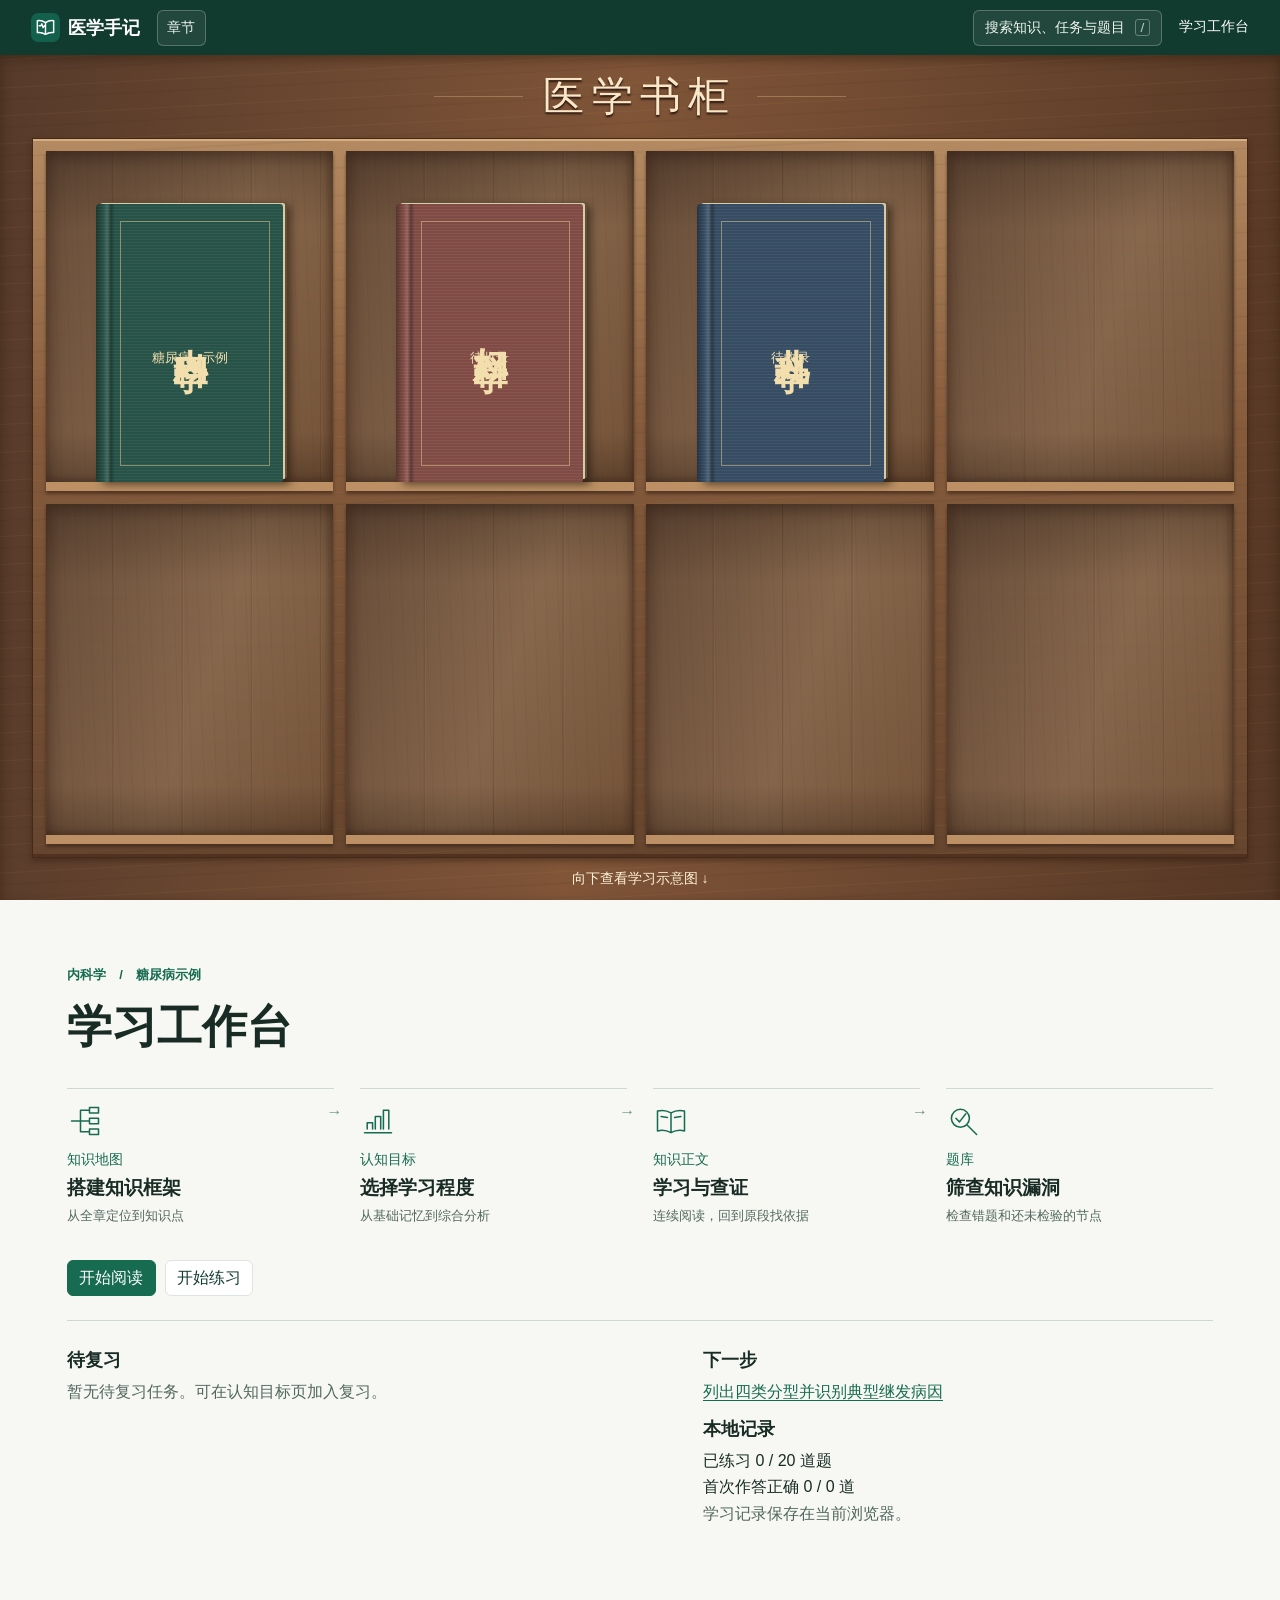
<file: index.html>
<!doctype html>
<html lang="zh-CN"><head><meta charset="utf-8"><meta name="viewport" content="width=device-width,initial-scale=1,viewport-fit=cover,interactive-widget=resizes-content">
<meta name="theme-color" content="#123b30"><meta name="description" content="医学书柜与学习工作台：按知识地图、认知目标、连续正文和关联题目学习。"><title>医学手记 · 医学书柜</title><link rel="icon" href="assets/favicon.svg"><link rel="stylesheet" href="learning/ui.css"><script type="module" src="learning/entry.js"></script></head>
<body>
<a class="skip" href="#main">跳到主区</a>
<header class="bar"><a class="brand" href="#home"><img src="assets/favicon.svg" alt="" width="29" height="29">医学手记</a><button id="library-toggle" aria-controls="library" aria-expanded="true">章节</button><button id="search-open">搜索知识、任务与题目 <kbd>/</kbd></button><a class="desk-link" href="#home">学习工作台</a></header>
<div class="layout"><aside id="library" aria-label="学科与章节">
<h2>医学知识库</h2><details open><summary>内科学</summary><details open><summary>内分泌系统</summary><a href="#read">糖尿病</a></details></details><a href="library.html#catalog">原笔记库</a></aside>
<div class="stage"><nav id="tabs" aria-label="章节功能"><a data-page="map" href="#map">知识地图</a><a data-page="tasks" href="#tasks">认知目标</a><a data-page="read" href="#read">知识正文</a><a data-page="quiz" href="#quiz">题库</a><button id="compare-toggle" aria-expanded="false" aria-controls="companion">小窗学习</button></nav>
<div class="spread"><main id="main" tabindex="-1"><p>正在加载糖尿病章节…</p></main>
<aside id="companion" aria-label="小窗学习" hidden>
<header class="pane-head"><strong>小窗学习</strong><button id="pane-mode"></button><button id="pane-close" aria-label="关闭小窗学习">关闭</button></header>
<nav class="pane-tabs" aria-label="小窗学习内容"><button data-pane="map">地图</button><button data-pane="goals">目标</button><button data-pane="text">正文</button><button data-pane="quiz">题库</button></nav>
<div id="pane-body"></div></aside></div></div></div>
<dialog id="search-box" aria-labelledby="search-title"><div class="split"><h2 id="search-title">全局搜索</h2><button id="search-close">关闭</button></div><input id="query" type="search" aria-label="搜索关键词" placeholder="输入名称、术语或题号"><div id="results" aria-live="polite"></div></dialog>
<dialog id="tools-sheet" aria-labelledby="sheet-title"><header class="split"><h2 id="sheet-title"></h2><button data-dismiss>关闭</button></header><div id="sheet-body"></div></dialog>
<p id="storage-status" role="status"></p>
</body></html>
</file>
<file: learning/ui.css>
:root {
  --ink:#182b25; --muted:#526760; --green:#176b51; --deep:#123b30; --line:#dce5df;
  --side:#f0f5f0; --paper:#f7f9f6; --white:#fff; --highlight:#fff0b9;
  --bar:55px; --tabs:47px;
  --serif:Georgia,"Noto Serif CJK SC","Songti SC",SimSun,serif;
  font:16px/1.65 "Segoe UI","PingFang SC","Microsoft YaHei",sans-serif;
  color:var(--ink); background:var(--paper);
}
* {box-sizing:border-box}
body,h1,h2,h3,p {margin:0}
h1,h2,h3 {line-height:1.3}
button,select,input,textarea {font:inherit;color:inherit}
a {color:var(--green);text-underline-offset:.2em}
button,summary,select {cursor:pointer}
button,.quiet,.primary {background:white;border:1px solid var(--line);border-radius:5px;padding:.37em .7em;text-decoration:none;color:var(--deep)}
button:hover,.quiet:hover {background:var(--side)}
button:disabled {opacity:.5;cursor:default}
.primary,.primary:hover {background:var(--green);border-color:var(--green);color:white;display:inline-block}
:focus-visible {outline:2px solid var(--green);outline-offset:2px}
[hidden] {display:none!important}
.bar {display:flex;align-items:center;gap:17px;position:sticky;top:0;z-index:5;min-height:var(--bar);padding:0 clamp(12px,2.4vw,40px);background:var(--deep);color:white}
.bar a {color:white;text-decoration:none}
.bar a:hover {text-decoration:underline}
.brand {display:flex;align-items:center;gap:8px;font:700 1.14rem var(--serif);white-space:nowrap}
.bar button {color:#eff6ee;background:#ffffff12;border-color:#ffffff3b;font-size:.85rem}
#search-open {margin-left:auto;padding-inline:.85em}
kbd {font:inherit;color:#bdcebf;border:1px solid #688477;border-radius:3px;padding:0 .32em;margin-left:6px}
.desk-link {font-size:.86rem}
.layout {display:grid;grid-template-columns:minmax(0,1fr);width:100%;margin:auto}
body.library-open .layout {grid-template-columns:218px minmax(0,1fr)}
#library {display:none;background:var(--side);border-right:1px solid var(--line);padding:24px 16px;position:sticky;top:var(--bar);height:calc(100dvh - var(--bar));overflow:auto}
body.library-open #library {display:block}
#library h2 {font-size:.85rem;margin-bottom:14px;color:var(--muted)}
#library details {font-size:.94rem;padding-left:8px;margin-top:7px}
#library summary {padding:4px}
#library a {display:block;padding:5px 11px;margin-top:6px;border-radius:5px;text-decoration:none}
#library a[aria-current="location"] {background:#dcebe0;font-weight:650;color:var(--deep)}
.stage {min-width:0}
#tabs {display:flex;gap:clamp(9px,2vw,28px);padding:0 clamp(12px,3vw,45px);position:sticky;z-index:4;top:var(--bar);min-height:var(--tabs);background:var(--paper);border-bottom:1px solid var(--line)}
#tabs a {display:flex;align-items:center;padding:8px 4px;border-bottom:3px solid transparent;text-decoration:none;color:var(--muted);white-space:nowrap;font-weight:550}
#tabs a[aria-current] {border-color:var(--green);color:var(--green)}
main {padding:clamp(18px,3vw,48px);min-height:calc(100vh - 105px);outline:0}
.intro {margin-bottom:22px}
.intro h1 {font:700 clamp(1.8rem,3.5vw,2.75rem)/1.25 var(--serif);margin:5px 0 7px}
.intro p,.section-meta,.muted,.empty {color:var(--muted)}
.eyeline {font-size:.81rem;color:var(--green);font-weight:600}
.tools,.actions,.split,.row-actions {display:flex;align-items:center;flex-wrap:wrap;gap:9px}
.tools {margin:10px 0 16px}
.tools label,.row-actions {font-size:.88rem}
.tools label {display:flex;align-items:center;gap:5px;min-width:0}
.tools select {min-width:0;max-width:100%}
select,textarea,input[type=search] {border:1px solid #c4d2c8;border-radius:5px;background:white;padding:.36em .55em}
.actions {margin-top:11px}
.split {justify-content:space-between}
summary {color:var(--green)}
dl {display:grid;grid-template-columns:auto minmax(0,1fr);gap:3px 10px}
dd {margin:0}
dt {color:var(--green);font-weight:600}
.read-layout {max-width:1100px;margin:auto;display:grid;grid-template-columns:minmax(0,39em) minmax(10em,14em);justify-content:center;gap:clamp(28px,6vw,96px)}
body:has(.chapter) {background:#fcfbf7}
.chapter {min-width:0;padding-bottom:70vh}
.book-head {padding:12px 0 26px;border-bottom:1px solid #b9c9bf}
.book-head h1 {font:700 clamp(2.3rem,5vw,3.7rem)/1.25 var(--serif);letter-spacing:.06em;margin-top:8px}
.reading-unit {margin:2.3rem 0}
.reading-unit>summary {display:flex;align-items:center;gap:.65em;list-style:none;margin-bottom:1rem;color:var(--deep)}
.reading-unit>summary::-webkit-details-marker,.toc-box>summary::-webkit-details-marker {display:none}
.reading-unit>summary::after {content:"";border:solid #759186;border-width:0 1px 1px 0;width:6px;height:6px;transform:rotate(-45deg)}
.reading-unit[open]>summary::after {transform:rotate(45deg)}
.reading-unit h2 {font:700 clamp(1.32rem,2.5vw,1.63rem)/1.4 var(--serif)}
.passage {position:relative;scroll-margin-top:calc(var(--bar) + var(--tabs) + 25px);cursor:text}
.prose {font:normal clamp(1.07rem,1.4vw,1.2rem)/1.95 var(--serif);overflow-wrap:anywhere;color:#232e29}
.prose p {margin:0 0 .67em}
.prose mark {background:#f2e8be;color:inherit}
@media(hover:hover) {.passage:hover::before {content:"";position:absolute;left:-12px;top:.4em;bottom:.4em;border-left:2px solid #acc3ad}}
.reading-outline {position:sticky;top:calc(var(--bar) + var(--tabs) + 28px);align-self:start;min-width:0;padding-top:10px}
.toc-box summary {font-size:.86rem;font-weight:650;letter-spacing:.06em}
.reading-outline nav {display:grid;margin:12px 0 0;border-left:1px solid var(--line)}
.reading-outline a {display:block;font-size:.9rem;padding:.42em .9em;text-decoration:none;color:var(--muted);line-height:1.5}
.reading-outline a[aria-current] {color:var(--deep);box-shadow:-2px 0 var(--green);font-weight:650}
.reading-dock {position:fixed;bottom:max(14px,env(safe-area-inset-bottom));right:clamp(12px,3vw,42px);z-index:4;display:flex;align-items:center;gap:.5em}
.reading-dock button,.reading-dock .primary {font-size:.9rem;box-shadow:0 2px 10px #163a2715;padding:.55em .85em}
.current-passage {display:inline-block;max-width:9em;vertical-align:bottom;margin-left:.65em;overflow:hidden;white-space:nowrap;text-overflow:ellipsis;color:var(--muted)}

.quiz-paper h1 {font-size:1.6rem;margin:4px 0}
.stem {font-size:1.11rem;margin:12px 0}
fieldset {margin:0;border:0;padding:0}
.answer {display:flex;gap:10px;align-items:baseline;border:1px solid var(--line);padding:9px 12px;margin:7px 0;border-radius:4px;cursor:pointer}
.answer:has(input:checked) {background:#eaf5eb;border-color:#87ac97}
.answer input {accent-color:var(--green)}
.quiz-feedback,.question-list {margin-top:19px;padding-top:12px;border-top:1px solid var(--line)}
.quiz-feedback h2,.quiz-feedback h3 {margin:11px 0 5px;font-size:1.09rem}
.result {padding:6px 10px;background:#e0f0e3;color:#154b30}
.result.miss {background:#fbefce;color:#6d4518}
.question-list {display:flex;flex-wrap:wrap;gap:7px}
.resume {margin-bottom:14px}
.dashboard {padding-bottom:18px;border-bottom:1px solid var(--line)}
.desktop-grid {display:grid;grid-template-columns:1.2fr 1fr;gap:24px}
.desktop-grid h2 {font-size:1.12rem;margin:12px 0 7px}
.desk-list {padding-left:1em}
dialog {width:min(610px,94vw);max-height:83dvh;border:1px solid var(--line);border-radius:8px;padding:18px;color:var(--ink)}
dialog::backdrop {background:#0c30276b}
dialog input {width:100%;margin:12px 0}
#results h3 {font-size:.88rem;color:var(--muted);margin-top:10px}
#results a {display:block;padding:5px 0;overflow-wrap:anywhere}
#storage-status:not(:empty) {position:fixed;bottom:0;right:0;padding:8px;background:white;z-index:8}
.skip {position:fixed;left:-9999px}
.skip:focus {left:4px;top:4px;z-index:10;background:white;padding:5px}
@media(max-width:1000px) {

  .row-actions {justify-content:flex-start;margin-top:9px}
}
@media(max-width:760px) {
  :root {--bar:49px;--tabs:43px}
  .bar {gap:8px}
  .brand {font-size:1rem}
  .brand img {width:23px;height:23px}
  #search-open {font-size:0;padding:6px 8px}
  #search-open::before {content:"搜索";font-size:.83rem}
  #search-open kbd {display:none}
  .desk-link {font-size:.79rem;white-space:nowrap}
  body.library-open .layout {grid-template-columns:minmax(0,1fr)}
  #library {position:fixed;left:0;z-index:7;width:min(260px,80vw);box-shadow:4px 4px 16px #173a3229}
  #tabs {justify-content:space-between;gap:0}
  #tabs a {font-size:.9rem}
  main {padding:16px 14px}
  .read-layout,.desktop-grid {grid-template-columns:minmax(0,1fr)}
  .reading-outline {grid-row:1}
  .reading-outline {position:static}
  .read-layout {gap:0}
  .reading-outline {padding:0 0 .6rem}
  .toc-box nav {grid-template-columns:1fr 1fr}
  .book-head {padding:8px 0 16px}
  .reading-unit {margin:1.7rem 0}
  .current-passage {max-width:6em}
  .reading-dock:has(.return) .current-passage {display:none}

  .tools label {flex-wrap:wrap;max-width:100%}
  .tools select {max-width:min(240px,100%)}
}


#compare-toggle {margin:auto 0 auto auto;padding:.25em .75em;font-size:.85rem}
#compare-toggle[aria-expanded=true] {color:white;background:var(--green)}
body:has(.chapter) {background:#eeefe9}
.chapter {background:#fffefb;border:1px solid #dcded3;box-shadow:0 3px 12px #27342209;border-radius:2px;padding:clamp(20px,4vw,60px) clamp(20px,4.3vw,68px) max(180px,35vh)}
.read-layout {max-width:1270px;grid-template-columns:minmax(0,49rem) minmax(9em,12em);gap:clamp(16px,3vw,48px)}
.spread {min-width:0;position:relative}
#companion {--offset:calc(var(--bar) + var(--tabs));background:#fffefa;border:1px solid #c6d2c8;border-radius:7px;display:flex;flex-direction:column;min-width:0;overflow:hidden;z-index:5}
.pane-visible:not(.pane-floating) .spread {display:grid;grid-template-columns:minmax(0,1fr) clamp(315px,29vw,455px);align-items:start}
.pane-visible:not(.pane-floating) #companion {position:sticky;top:var(--offset);height:calc(100dvh - var(--offset));border-radius:0;border-width:0 0 0 1px}
.pane-visible:not(.pane-floating) .reading-outline {display:none}
.pane-visible:not(.pane-floating) .read-layout {grid-template-columns:minmax(0,49rem)}
.pane-visible .reading-dock {display:none}
.pane-floating #companion {position:fixed;right:clamp(10px,2vw,30px);bottom:18px;width:min(26rem,92vw);max-height:calc(100dvh - var(--offset) - 36px);box-shadow:0 10px 45px #17382b35}
.pane-head,.pane-tabs {display:flex;align-items:center;flex:none;gap:.55rem;padding:.6rem .9rem;border-bottom:1px solid var(--line)}
.pane-head {background:#eef4ed}
.pane-head strong {margin-right:auto}
.pane-head button,.pane-tabs button {font-size:.83rem}
.pane-tabs button {flex:1;border:0;background:transparent;border-radius:0}
.pane-tabs button[aria-pressed=true] {color:var(--deep);font-weight:650;box-shadow:inset 0 -2px var(--green)}
#pane-body {overflow:auto;overscroll-behavior:contain;padding:1.2rem;min-height:0}
#pane-body h2 {font:700 1.45rem var(--serif);margin-bottom:1rem}
#pane-body h3 {font-size:1rem;margin:1em 0 .4em}
#pane-body dl {font-size:.93rem;gap:.5em .8em}
#pane-body textarea {width:100%;display:block;min-height:5em;resize:vertical;margin:.4em 0}
#pane-body .actions {font-size:.9rem}
.excerpt {font:1.06rem/1.9 var(--serif);margin:.65em 0}
.pane-tree details {margin:.5em 0 .5em .45em;padding-left:.5em;border-left:1px solid var(--line)}
.pane-tree button {display:block;border:0;text-align:left;font-size:.87rem;margin:.15em 0}
.pane-tree button.chosen-node {background:var(--side);color:var(--green)}
#pane-body .quiz-paper {padding:0;border:0}
@media(max-width:900px){
 .pane-visible:not(.pane-floating) .spread {display:block;padding-bottom:48dvh}
 .pane-visible:not(.pane-floating) #companion {position:fixed;inset:auto 0 0;border-width:1px 0 0;height:47dvh}
 .pane-floating #companion {bottom:10px;right:10px;max-height:64dvh}
}
@media(max-width:760px){
 .read-layout {grid-template-columns:minmax(0,1fr)}
 .chapter {padding:18px clamp(12px,3.8vw,24px) 38vh}
 main:has(.chapter) {padding:10px 7px}
 .reading-outline {padding-left:10px}
 #tabs {gap:2px;padding-inline:6px}
 #tabs a {font-size:.86rem}
 #compare-toggle {font-size:.76rem;padding:.23em .4em}
}

.chapter {padding-bottom:clamp(2rem,5vw,5rem)}
.read-layout {padding-bottom:calc(100dvh - var(--bar) - var(--tabs) - 5rem)}
.recall-reading .chapter .prose {visibility:hidden}
#pane-body [data-action="recall"] {margin-top:.5em;font-size:.85rem}

/* Shared controls and workspace measurements. The paper alone uses a reading measure. */
:root {
 --s1:4px;--s2:8px;--s3:12px;--s4:16px;--s6:24px;--s8:32px;
 --radius:6px;--touch:44px;--control:36px;--gap:clamp(14px,2.2vw,36px);
 --canvas:#fffefa;--quiet:#eef3ed;--rule:#ccdad1;--focus:#147357;
 --warning:#fff0c2;--shadow:0 8px 28px #213f3121;--chrome:calc(var(--bar) + var(--tabs));
}
body {background:#f7f8f4}
main {min-width:0;padding:var(--s6) var(--gap)}
button,.quiet,.primary,select {min-height:var(--control);border-radius:var(--radius);line-height:1.4}
.quiet,.primary {display:inline-flex;align-items:center;justify-content:center}
button:disabled {opacity:1;color:#657269;background:#eff2ed;border-color:#e0e5de}
.page-head {display:flex;align-items:center;justify-content:space-between;gap:var(--s4);margin-bottom:var(--s4)}
.page-head h1 {font:700 clamp(1.55rem,2.7vw,2.25rem)/1.2 var(--serif);margin:.15em 0 0}
.head-actions,.segments {display:flex;align-items:center;gap:var(--s2)}
.segments {gap:2px;border-radius:7px;background:#e7eee7;padding:3px}
.segments button {background:transparent;border:1px solid transparent;font-size:.87rem}
.segments button[aria-pressed=true] {background:white;color:var(--deep);border-color:#c5d4ca;box-shadow:0 1px 2px #29433212;font-weight:650}
#tools-sheet,#search-box {width:min(30rem,calc(100% - 24px));border-color:var(--rule);border-radius:10px;box-shadow:var(--shadow);padding:var(--s6)}
dialog h2 {font:700 1.4rem var(--serif)}
#sheet-body {margin-top:var(--s4)}
#sheet-body label,#quiz-setup label {display:grid;font-size:.88rem;font-weight:600;gap:var(--s1);min-width:0}
#sheet-body select,#quiz-setup select {width:100%;font-weight:400}
#sheet-body label+label,#sheet-body h3 {margin-top:var(--s3)}
#sheet-body h3 {font-size:1rem}
.card-grid {display:grid;grid-template-columns:repeat(5,minmax(0,1fr));gap:var(--s2)}
.card-grid button {font-variant-numeric:tabular-nums;font-weight:650}
.card-grid small {display:block;font-weight:400}
.card-grid [aria-current] {border:2px solid var(--focus)}
/* The canvas owns all available space between its title and selection strip. */
main:has(>.atlas),main:has(>.quiz-paper) {height:calc(100dvh - var(--chrome));min-height:0;overflow:hidden}
.atlas {height:100%;min-height:0;display:grid;grid-template-rows:auto minmax(0,1fr) auto}
.map-scroll {min-width:0;min-height:0;overflow:auto;overscroll-behavior:contain;background:var(--canvas);border:1px solid var(--rule);border-radius:var(--radius) var(--radius) 0 0}
.map-sheet {padding:var(--s6)}
.map-tree,.map-tree ul {list-style:none;padding:0;margin:0}
.map-tree ul {border-left:1px solid #c9d8cc;margin-left:15px;padding-left:9px}
.forest {columns:20rem;column-gap:clamp(24px,3vw,64px)}
.forest>li {break-inside:avoid-column;margin:0 0 var(--s6)}
.tree-line {display:flex;align-items:baseline;gap:2px;min-width:0}
.tree-line a {color:#30463c;font-size:.92rem;line-height:1.45;padding:5px 6px;text-decoration:none;overflow-wrap:anywhere;border-radius:4px}
.tree-line a span {font-size:.8em;color:#506d60}
.map-tree>li>.tree-line>a {font-size:1.02rem;font-weight:650;color:var(--deep)}
.map-tree>li>.tree-line {margin-bottom:3px}
.tree-line a[aria-current],.tree-line a:hover {background:#deede2}
.tree-line a[aria-current] {box-shadow:inset 3px 0 var(--green);font-weight:650}
.fold,.twig {flex:none;width:20px}
.fold {min-height:28px;padding:0;border:0;background:none;color:var(--green)}
.context {display:flex;justify-content:space-between;align-items:center;gap:12px;background:#edf3eb;padding:10px 16px;border:1px solid var(--rule);border-top:0;border-radius:0 0 var(--radius) var(--radius)}
.context small {font-size:.75rem;color:var(--muted)}
.context h2 {font-size:1.04rem}
.canvas {cursor:grab;background-color:#f9fbf7;background-image:radial-gradient(#c7d5c9 .75px,transparent .75px);background-size:15px 15px}
.canvas:active {cursor:grabbing}
.canvas .map-sheet {width:max-content;zoom:var(--map-scale);margin-inline:auto;user-select:none}
.mind-root {width:fit-content;margin:0 auto 28px;position:relative;border-radius:5px;padding:8px 28px;background:var(--deep);color:white;font:700 1.3rem var(--serif)}
.mind-root:after,.mind>li:before {content:"";position:absolute;left:50%;height:28px;border-left:1px solid #8eab95;top:100%}
.mind {display:flex;align-items:flex-start;gap:18px;border-top:1px solid #8eab95;padding-top:20px}
.mind>li {position:relative;width:224px;background:var(--canvas);border:1px solid #c5d4c7;border-top:3px solid #769881;border-radius:5px;padding:8px}
.mind>li:before {height:20px;top:-23px}
main:fullscreen {background:var(--paper);height:100dvh}
.task-list {width:100%;border-block:1px solid var(--rule);background:var(--canvas);margin-top:var(--s4)}
.task-columns,.task>summary {display:grid;grid-template-columns:minmax(0,1fr) minmax(7rem,18%) minmax(7rem,15%);gap:var(--s4);align-items:center;padding:var(--s3) var(--s4)}
.task-columns {background:var(--quiet);font-size:.8rem;color:var(--muted)}
.task {border-bottom:1px solid var(--line);scroll-margin-top:calc(var(--chrome) + 8px)}
.task>summary {list-style:none;color:var(--ink);min-height:54px}
.task>summary::-webkit-details-marker {display:none}
.task>summary:hover,.task[open]>summary {background:#edf4ed}
.task-name {font-weight:550}
.task-name:before {content:"›";display:inline-block;margin-right:.65em;color:var(--green)}
.task[open] .task-name:before {transform:rotate(90deg)}
.task-level,.task-status {font-size:.84rem;color:var(--muted)}
.task-status {color:var(--deep)}
.task-body {padding:var(--s4) clamp(16px,3vw,48px);max-width:64rem}
.task-body .row-actions {justify-content:flex-start;margin-top:var(--s3)}
.section-meta {color:var(--muted);font-size:.86rem}
#quiz-setup {margin-top:var(--s6);padding-block:var(--s4);border-block:1px solid var(--rule)}
#quiz-setup .filters {display:grid;grid-template-columns:repeat(auto-fit,minmax(min(12rem,100%),1fr));gap:var(--s4)}
.pick-question {margin-top:var(--s4)}
.run-summary {padding-block:var(--s6);border-top:1px solid var(--rule)}
main:has(>.quiz-paper) {padding-block:var(--s3)}
.quiz-paper {height:100%;display:grid;grid-template-rows:auto minmax(0,1fr) auto;background:var(--canvas);border:1px solid var(--rule);border-radius:var(--radius);overflow:hidden}
.quiz-head,.quiz-nav {display:grid;align-items:center;gap:var(--s2);padding:var(--s2) var(--s4)}
.quiz-head {grid-template-columns:auto minmax(0,1fr) auto;border-bottom:1px solid var(--line)}
.quiz-head>div {min-width:0;text-align:center}
.quiz-head strong {display:block;white-space:nowrap;text-overflow:ellipsis;overflow:hidden;font-weight:600}
.quiz-head span {display:block;font-size:.8rem;color:var(--muted)}
.quiz-scroll {overflow:auto;min-height:0;overscroll-behavior:contain;scrollbar-gutter:stable}
.quiz-copy {max-width:50rem;margin:auto;padding:clamp(16px,3vw,42px) clamp(12px,3vw,36px)}
.quiz-copy h1 {font:700 1.8rem var(--serif);margin-top:4px}
.quiz-copy img {display:block;max-width:100%;height:auto}
.quiz-nav {grid-template-columns:repeat(3,minmax(0,1fr));border-top:1px solid var(--rule);background:#f3f6ef;padding-bottom:max(var(--s2),env(safe-area-inset-bottom))}
.quiz-nav>* {width:100%;max-width:12rem;justify-self:center;text-align:center;min-height:var(--touch)}
.quiz-nav>:first-child {justify-self:start}
.quiz-nav>:last-child {justify-self:end}
#pane-body:has(>.quiz-paper) {flex:1;display:flex;overflow:hidden;padding:0}
#pane-body>.quiz-paper {flex:1;min-width:0;height:auto}
#pane-body .quiz-copy {padding:var(--s3)}
#pane-body .quiz-nav {padding:4px}
.pane-floating #companion:has(.quiz-paper) {height:min(38rem,calc(100dvh - var(--chrome) - 30px))}
.read-layout:has(.toc-box:not([open])) {display:flex;flex-direction:column;max-width:49rem;gap:8px}
.read-layout:has(.toc-box:not([open])) .reading-outline {position:static;order:-1}
@media(max-width:900px){
 .pane-visible:not(.pane-floating) .spread:has(>main>.quiz-paper) {padding:0}
 .pane-visible:not(.pane-floating) main:has(>.quiz-paper) {height:calc(53dvh - var(--chrome))}
}
@media(max-width:760px){
 :root {--control:44px;--bar:48px;--tabs:48px;--gap:12px}
 main {padding:var(--s3)}
 .page-head {gap:8px;flex-wrap:wrap;margin-bottom:var(--s3)}
 .atlas .page-head {align-items:center}
 .atlas .page-head .eyeline {display:none}
 .segments button {font-size:.83rem;padding-inline:7px}
 .head-actions {gap:4px}
 .map-sheet {padding:var(--s2)}
 .forest {columns:1}
 .tree-line {align-items:center}
 .tree-line a,.fold {min-height:var(--touch);display:inline-flex;align-items:center}
 .tree-line a span {margin-right:4px;white-space:nowrap}
 .fold {width:var(--touch);justify-content:center}
 .twig {width:var(--touch)}
 .context {padding:6px 8px}
 .context h2 {font-size:.93rem}
 .context .head-actions {flex-shrink:0;font-size:.83rem}
 .task-columns,.task>summary {grid-template-columns:minmax(0,1fr) 5em;gap:8px;padding:12px 8px}
 .task-level,.task-columns>:nth-child(2) {display:none}
 .task-body .muted {font-size:.85rem}
 .task-name {font-size:.95rem}
 #tools-sheet,#search-box {max-height:80dvh;padding:16px}
 #tools-sheet {margin:auto auto 0;width:100%;border-radius:12px 12px 0 0}
 main:has(>.quiz-paper) {padding:0}
 .quiz-paper {border:0;border-radius:0}
 .quiz-nav>* {min-height:44px}
 #tabs a,.bar button,.pane-tabs button {min-height:44px}
 #quiz-setup .filters {grid-template-columns:1fr}
 .pane-head,.pane-tabs {padding:4px 8px}
 #pane-body {padding:12px}
}
@media(max-height:500px) and (orientation:landscape){
 :root {--bar:44px;--tabs:44px}
 main:has(>.quiz-paper),main:has(>.atlas){padding-block:0}
 .page-head {margin:4px 0}
 .page-head .eyeline {display:none}
 .quiz-head,.quiz-nav {padding-block:3px}
 .quiz-head>div>* {display:inline;margin-inline:3px}
 .pane-visible:not(.pane-floating) #companion,.pane-floating #companion {inset:var(--chrome) 0 0 auto;width:min(48vw,26rem);height:auto;max-height:none}
 .pane-visible:not(.pane-floating) .spread {padding:0}
 .pane-visible:not(.pane-floating) main:has(>.quiz-paper) {height:calc(100dvh - var(--chrome))}
}

@media(max-width:760px) and (max-height:620px){
 .pane-visible:not(.pane-floating) #companion:focus-within {height:calc(100dvh - var(--bar))}
}
@media(pointer:coarse){
 button,select,.primary,.quiet,.answer,#tabs a {min-height:var(--touch)}
 .fold {min-height:var(--touch);min-width:var(--touch)}
}
/* Library frontispiece. Each shelf has four independent book positions. */
main:has(>.cabinet){padding:0}
.cabinet{
 --grain:repeating-linear-gradient(177deg,transparent 0 4px,#e0ae7410 5px,transparent 6px 15px,#31180a12 17px,transparent 18px 28px);
 background:var(--grain),linear-gradient(95deg,#563a2a,#805538 47%,#553725);
 display:grid;grid-template-rows:auto minmax(0,1fr) auto;height:calc(100dvh - var(--bar));min-height:230px;
 padding:0 clamp(10px,2.5vw,42px);color:#f9e7c8;box-shadow:inset 0 4px 12px #27170875
}
.cabinet header,.cabinet footer {display:flex;align-items:center;justify-content:center}
.cabinet header {padding:clamp(8px,2vh,24px)}
.cabinet h1 {display:flex;align-items:center;gap:20px;font:550 clamp(1.55rem,3.2vw,3.2rem)/1.14 var(--serif);letter-spacing:.18em;text-shadow:0 2px 2px #27160e}
.cabinet h1:before,.cabinet h1:after{content:"";width:clamp(20px,7vw,120px);height:1px;background:#d4ad796e}
.case-frame {min-height:0;display:grid;grid-template-columns:repeat(4,minmax(0,1fr));grid-template-rows:repeat(2,minmax(0,1fr));gap:clamp(6px,1vw,16px);
 padding:clamp(6px,1vw,16px);background:var(--grain),linear-gradient(#b38a61,#855b3c 40%,#66452e);
 border:1px solid #442a1b;box-shadow:inset 0 2px #d6ae7f,inset 0 -3px #51321e,0 3px 6px #2b180d70}
.shelf-slot {min-height:0;position:relative;display:flex;align-items:flex-end;justify-content:center;isolation:isolate;
 background:linear-gradient(180deg,#25170f48,transparent 23%,#67402b15 85%,#2a190e55),repeating-linear-gradient(90deg,transparent 0 23%,#321e132f 23.3%,#b3845520 23.8%,transparent 24.1%),repeating-linear-gradient(88deg,#8b684908 0 3px,#38251b12 4px,transparent 5px 12px),linear-gradient(110deg,#654b38,#87684d 55%,#755439);
 border-bottom:clamp(6px,1vh,12px) solid #bc9064;box-shadow:inset 4px 7px 14px #2a170f66,inset -4px -3px 7px #36221866,0 3px 3px #3823179e}
.shelf-slot:nth-child(even){background-position:0 0,11px 0,-12px -8px,0 0}
.bound-book {--cloth:#275247;--letter:#f3dfad;position:relative;display:grid;justify-items:center;align-content:center;gap:clamp(4px,1.7vh,16px);
 height:min(84%,33vw);width:min(65%,25vh);min-width:0;color:var(--letter);text-decoration:none;border-radius:4px 3px 2px 3px;
 background:linear-gradient(90deg,#0005,transparent 4%,#fff2 6%,#0004 8%,transparent 10%),repeating-linear-gradient(0deg,transparent 0 2px,#fff1 2.4px,transparent 3px),var(--cloth);
 box-shadow:3px -2px 0 -1px #dacaa5,5px -3px 0 -1px #604f3b,7px 2px 8px #23190fb0}
.bound-book.clay{--cloth:#804b44}.bound-book.indigo{--cloth:#364c62}
.bound-book:before {content:"";position:absolute;inset:6% 7% 6% 13%;border:1px solid #e9ce9580;pointer-events:none}
.bound-book strong {writing-mode:vertical-rl;font:600 clamp(1.2rem,min(2.7vw,4.7vh),3.1rem)/1.15 var(--serif);letter-spacing:.14em}
.bound-book small{font-size:clamp(.62rem,1.15vw,.83rem);line-height:1.2;text-align:center}
.bound-book:hover,.bound-book:focus-visible {transform:translateY(-4px);color:#fff3d1;outline:2px solid #f3d9a2;outline-offset:3px}
.cabinet footer {padding:3px 0}
.cabinet footer button {color:#fff1d5;border:0;background:transparent;font-size:.88rem}
.study-guide,.volume {max-width:78rem;margin:auto;padding:clamp(28px,5vw,72px) clamp(14px,4vw,52px)}
.study-guide {scroll-margin-top:var(--bar);min-height:calc(100dvh - var(--bar));border:0}
.study-guide>h2,.volume h1 {margin:.25em 0 .7em;font:650 clamp(1.8rem,3.5vw,3rem) var(--serif)}
.learning-flow {list-style:none;display:grid;grid-template-columns:repeat(4,minmax(0,1fr));padding:0;margin:1.4rem 0;gap:clamp(12px,2vw,32px)}
.learning-flow li{position:relative}.learning-flow li:not(:last-child):after{content:"→";position:absolute;right:-.5em;top:.7rem;color:#709484}
.learning-flow a {display:grid;align-content:start;gap:4px;height:100%;border-top:1px solid var(--rule);padding:14px 10px 10px 0;text-decoration:none;color:var(--ink)}
.learning-flow svg {width:36px;height:36px;stroke:var(--green);fill:none;stroke-width:1.7;stroke-linecap:round;stroke-linejoin:round;margin-bottom:6px}
.learning-flow a:hover strong{text-decoration:underline}
.learning-flow span {color:var(--green);font-size:.85rem}.learning-flow strong{font:650 1.18rem var(--serif)}.learning-flow small{color:var(--muted)}
.study-guide .desktop-grid{border-top:1px solid var(--rule);padding-top:16px;margin-top:24px}
.volume .chapter-entry{display:flex;align-items:center;justify-content:space-between;gap:24px;padding:20px 0;border-block:1px solid var(--rule);margin-top:12px;text-decoration:none}
.level-pick{display:flex;align-items:center;gap:6px;white-space:nowrap;font-size:.86rem}
.coverage {margin-top:24px;padding:18px 0;border-top:1px solid var(--rule)}.coverage h2{font:650 1.45rem var(--serif)}
.coverage>details {border-bottom:1px solid var(--rule)}.coverage summary{padding:10px 0;color:var(--ink)}.coverage summary b{margin-left:.6em;color:var(--green)}
.coverage ul{margin:0 0 12px;padding-inline-start:20px}.coverage li{padding:5px}.coverage li small{display:inline-block;color:var(--muted);margin:0 10px}
.pane-floating #companion,.pane-floating #companion:has(.quiz-paper){height:min(38rem,calc(100dvh - var(--chrome) - 36px))}
@media(max-width:760px){
 .bound-book{width:76%;height:min(80%,38vh)}.bound-book strong{font-size:clamp(1.2rem,5vw,2.2rem)}
 .bound-book small{writing-mode:vertical-rl;font-size:.66rem}.bound-book{gap:12px}
 .learning-flow{grid-template-columns:1fr;gap:0}.learning-flow a{grid-template-columns:48px 1fr;align-items:center;padding:12px 0}
 .learning-flow svg{grid-row:span 3}.learning-flow li:not(:last-child):after{content:"↓";left:12px;top:auto;bottom:-.55em;right:auto;background:var(--paper);line-height:1;z-index:1}
 .pane-floating #companion,.pane-floating #companion:has(.quiz-paper){height:min(29rem,64dvh)}
}
@media(max-height:500px) and (orientation:landscape){
 .cabinet header{padding:4px}.cabinet h1{font-size:1.25rem}.case-frame{gap:5px;padding:5px}.bound-book{width:58%;height:85%;gap:4px}
 .bound-book strong,.bound-book small{writing-mode:horizontal-tb}.bound-book strong{font-size:1rem}
 .pane-floating #companion,.pane-floating #companion:has(.quiz-paper){height:calc(100dvh - var(--chrome))}
}
</file>
